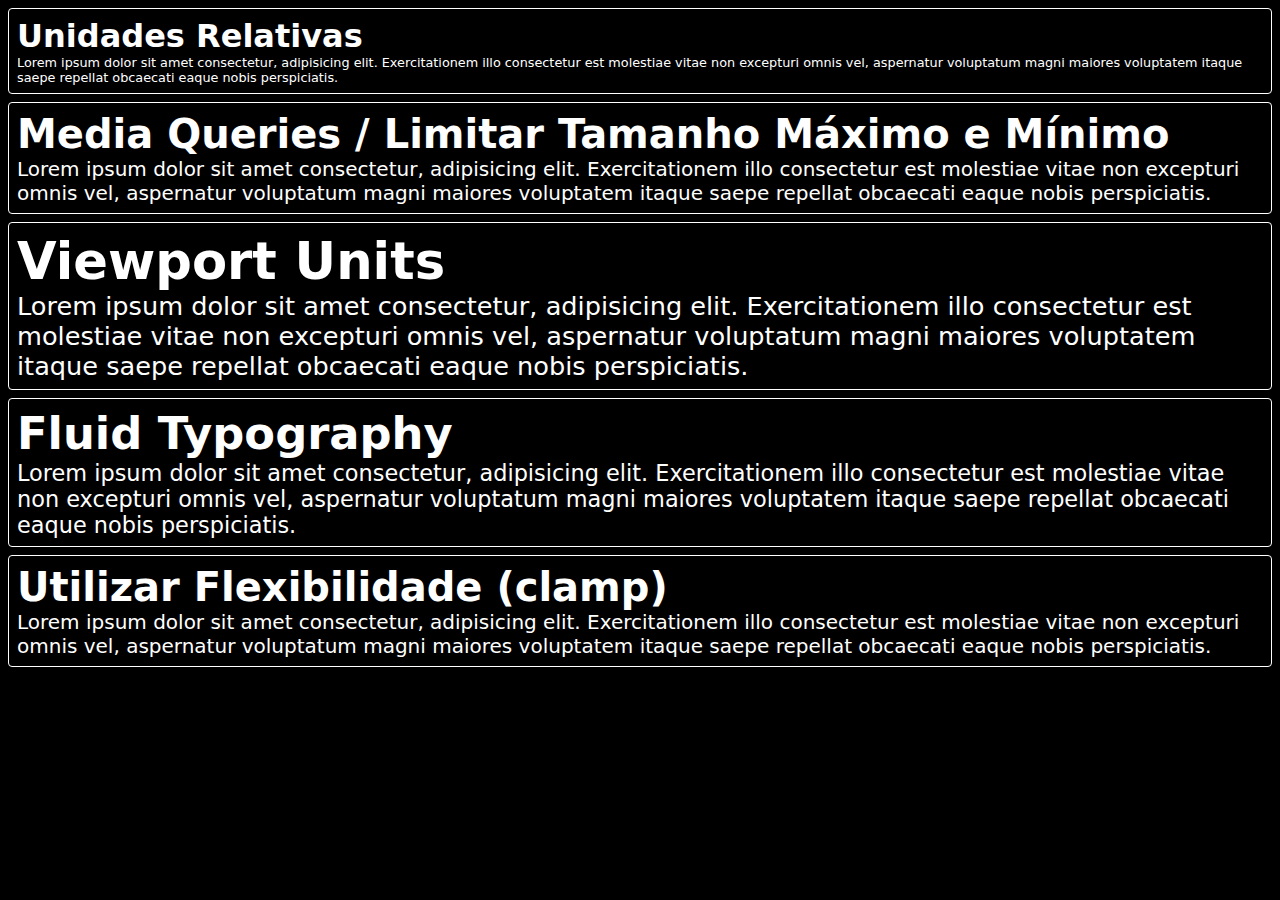
<file: Modulo-1/Desafio-3/index.html>
<!DOCTYPE html>
<html lang="en">

<head>
  <meta charset="UTF-8" />
  <meta name="viewport" content="width=device-width, initial-scale=1.0" />
  <link rel="stylesheet" href="index.css">
  <title>Tipografia Responsiva</title>
</head>

<body>
  <div class="caixa-1">
    <h1>Unidades Relativas</h1>
    <p>
      Lorem ipsum dolor sit amet consectetur, adipisicing elit. Exercitationem
      illo consectetur est molestiae vitae non excepturi omnis vel, aspernatur
      voluptatum magni maiores voluptatem itaque saepe repellat obcaecati eaque
      nobis perspiciatis.
    </p>
  </div>
  <div class="caixa-2">
    <h1>Media Queries / Limitar Tamanho Máximo e Mínimo</h1>
    <p>
      Lorem ipsum dolor sit amet consectetur, adipisicing elit. Exercitationem
      illo consectetur est molestiae vitae non excepturi omnis vel, aspernatur
      voluptatum magni maiores voluptatem itaque saepe repellat obcaecati eaque
      nobis perspiciatis.
    </p>
  </div>
  <div class="caixa-3">
    <h1>Viewport Units</h1>
    <p>
      Lorem ipsum dolor sit amet consectetur, adipisicing elit. Exercitationem
      illo consectetur est molestiae vitae non excepturi omnis vel, aspernatur
      voluptatum magni maiores voluptatem itaque saepe repellat obcaecati eaque
      nobis perspiciatis.
    </p>
  </div>
  <div class="caixa-4">
    <h1>Fluid Typography</h1>
    <p>
      Lorem ipsum dolor sit amet consectetur, adipisicing elit. Exercitationem
      illo consectetur est molestiae vitae non excepturi omnis vel, aspernatur
      voluptatum magni maiores voluptatem itaque saepe repellat obcaecati eaque
      nobis perspiciatis.
    </p>
  </div>
  <div class="caixa-5">
    <h1>Utilizar Flexibilidade (clamp)</h1>
    <p>
      Lorem ipsum dolor sit amet consectetur, adipisicing elit. Exercitationem
      illo consectetur est molestiae vitae non excepturi omnis vel, aspernatur
      voluptatum magni maiores voluptatem itaque saepe repellat obcaecati eaque
      nobis perspiciatis.
    </p>
  </div>
  </div>
</body>

</html>
</file>
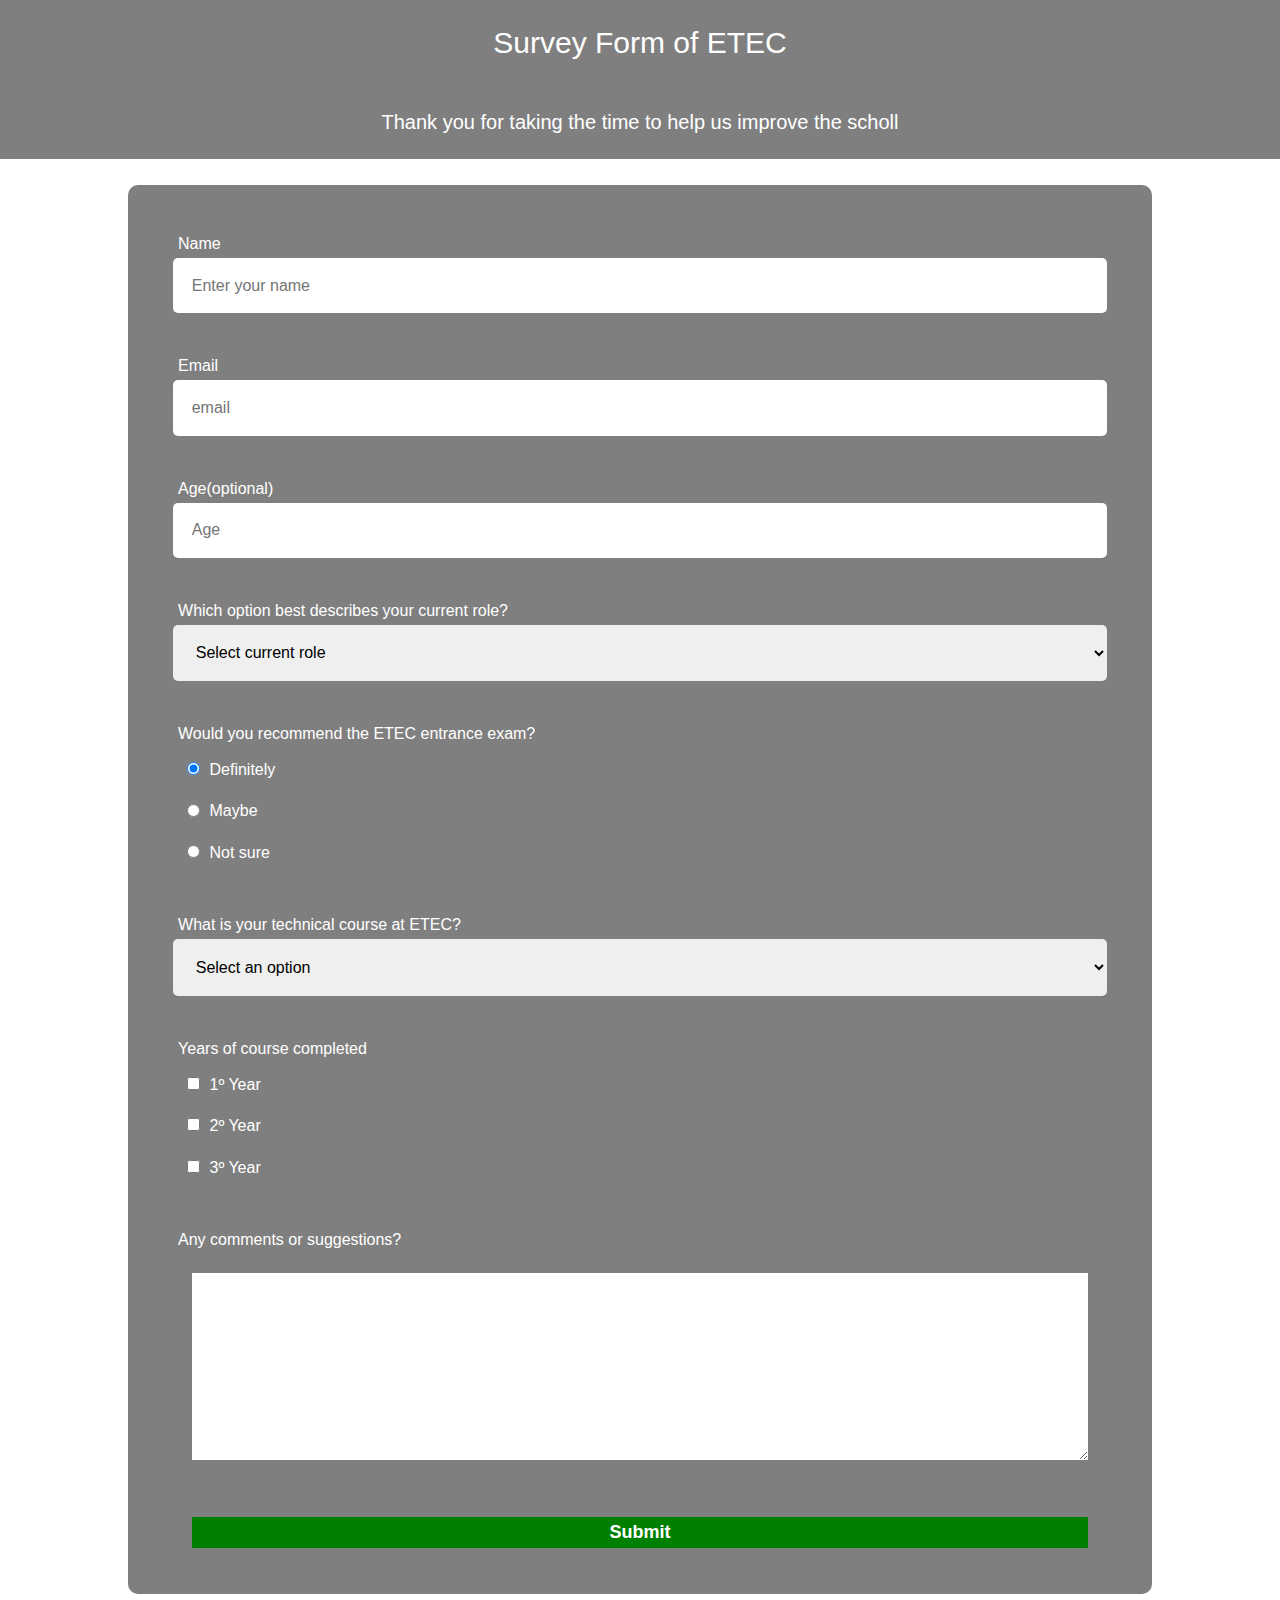
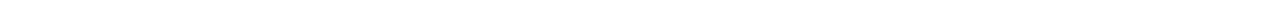
<file: Modulo-1/Desafio-4/index.html>
<!DOCTYPE html>
<html lang="en">
<head>
    <meta charset="UTF-8">
    <meta name="viewport" content="width=device-width, initial-scale=1.0">
    <link rel="stylesheet" href="index.css">
    <title>Document</title>
</head>
<body>
    <header>
      <h1 id="title">Survey Form of ETEC<h1>
          <p id="description">Thank you for taking the time to help us improve the scholl
          </p>
        </header>
        <form id="survey-form">
          <div class="form-group">
            <label for="name" id="name-label">Name</label>
            <input type="text" id="name" name="name" placeholder="Enter your name" required>
          </div>
          <div class="form-group">
            <label for="email" id="email-label">Email</label>
            <input type="email" id="email" name="email" placeholder="email" required>
          </div>
          <div class="form-group">
            <label for="number" id="number-label">Age(optional)</label>
            <input type="number" id="number" name="number" pattern="[0-9]+" min="10" max="100" placeholder="Age" required>
          </div>
          <div class="form-group">
            <label for="role" id="role-label">Which option best describes your current role?</label>
            <select name="role" id="dropdown">
              <option selected disabled value>Select current role</option>
              <option value="student">Student</option>
              <option value="job">Full Time Job</option>
              <option value="learner">Full Time learner</option>
            </select>
          </div>
          <div class="form-group">
            <p class="form-text">Would you recommend the ETEC entrance exam?</p>
            <label>
              <input name="user-recommend" value="definitely" type="radio" class="input-radio" checked="">Definitely</label>
            <label>
              <input name="user-recommend" value="maybe" type="radio" class="input-radio">Maybe</label>
            <label><input name="user-recommend" value="not-sure" type="radio" class="input-radio">Not sure</label>
          </div>
          <div class="form-group">
            <p class="form-text">What is your technical course at ETEC?</p>
            <select id="most-like" name="mostLike" class="form-control" required>
              <option disabled selected value>Select an option</option>
              <option value="systems-development">Systems Development Technician</option>
              <option value="environmental">Environmental Technician</option>
              <option value="legal-services">Legal Services Technician</option>
              <option value="others">Others</option>
            </select>
          </div>
          <div class="form-group">
            <p class="form-text">Years of course completed</p>
            <label><input type="checkbox" name="year" id="checkbox-year" value="1">1º Year</label>
            <label><input type="checkbox" name="year" id="checkbox-year" value="1">2º Year</label>
            <label><input type="checkbox" name="year" id="checkbox-year" value="1">3º Year</label>
          </div>
          <div class="form-group">
            <p class="form-text">Any comments or suggestions?</p>
            <textarea name="" id="" cols="30" rows="10"></textarea>
          </div>
          <div class="form-group">
            <button id="submit" type="submit">Submit</button>
          </div>
        </form>
</body>
</html>
</file>
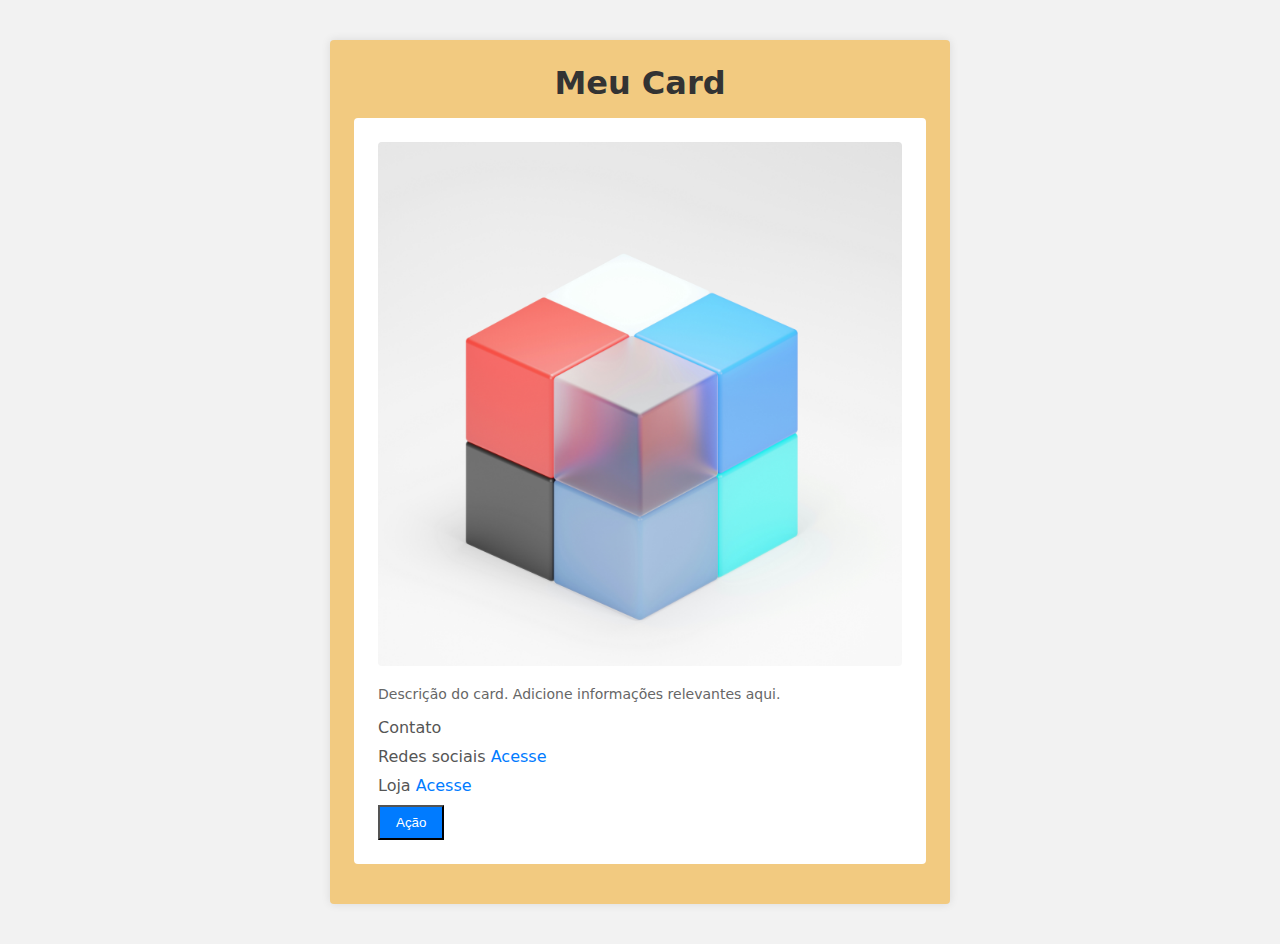
<file: Modulo-1/Desafio-5/index.html>
<!DOCTYPE html>
<html lang="pt">
<head>
    <meta charset="UTF-8">
    <meta name="viewport" content="width=device-width, initial-scale=1.0">
    <title>Card Flexível</title>
    <link rel="stylesheet" href="index.css">
</head>
<body>
    <article class="card">
        <h1 class="card-title">Meu Card</h1>
        <section class="card-content">
            <img src="img/img.jpg" alt="Imagem do Card" class="card-image">
            <p class="description">Descrição do card. Adicione informações relevantes aqui.</p>
            <ul class="content-list">
                <li class="list-items">Contato</li>
                <li class="list-items">Redes sociais <a href="#">Acesse</a></li>
                <li class="list-items">Loja <a href="#">Acesse</a></li>
            </ul>
            <button class="action-button">Ação</button>
        </section>
    </article>
</body>
</html>
</file>
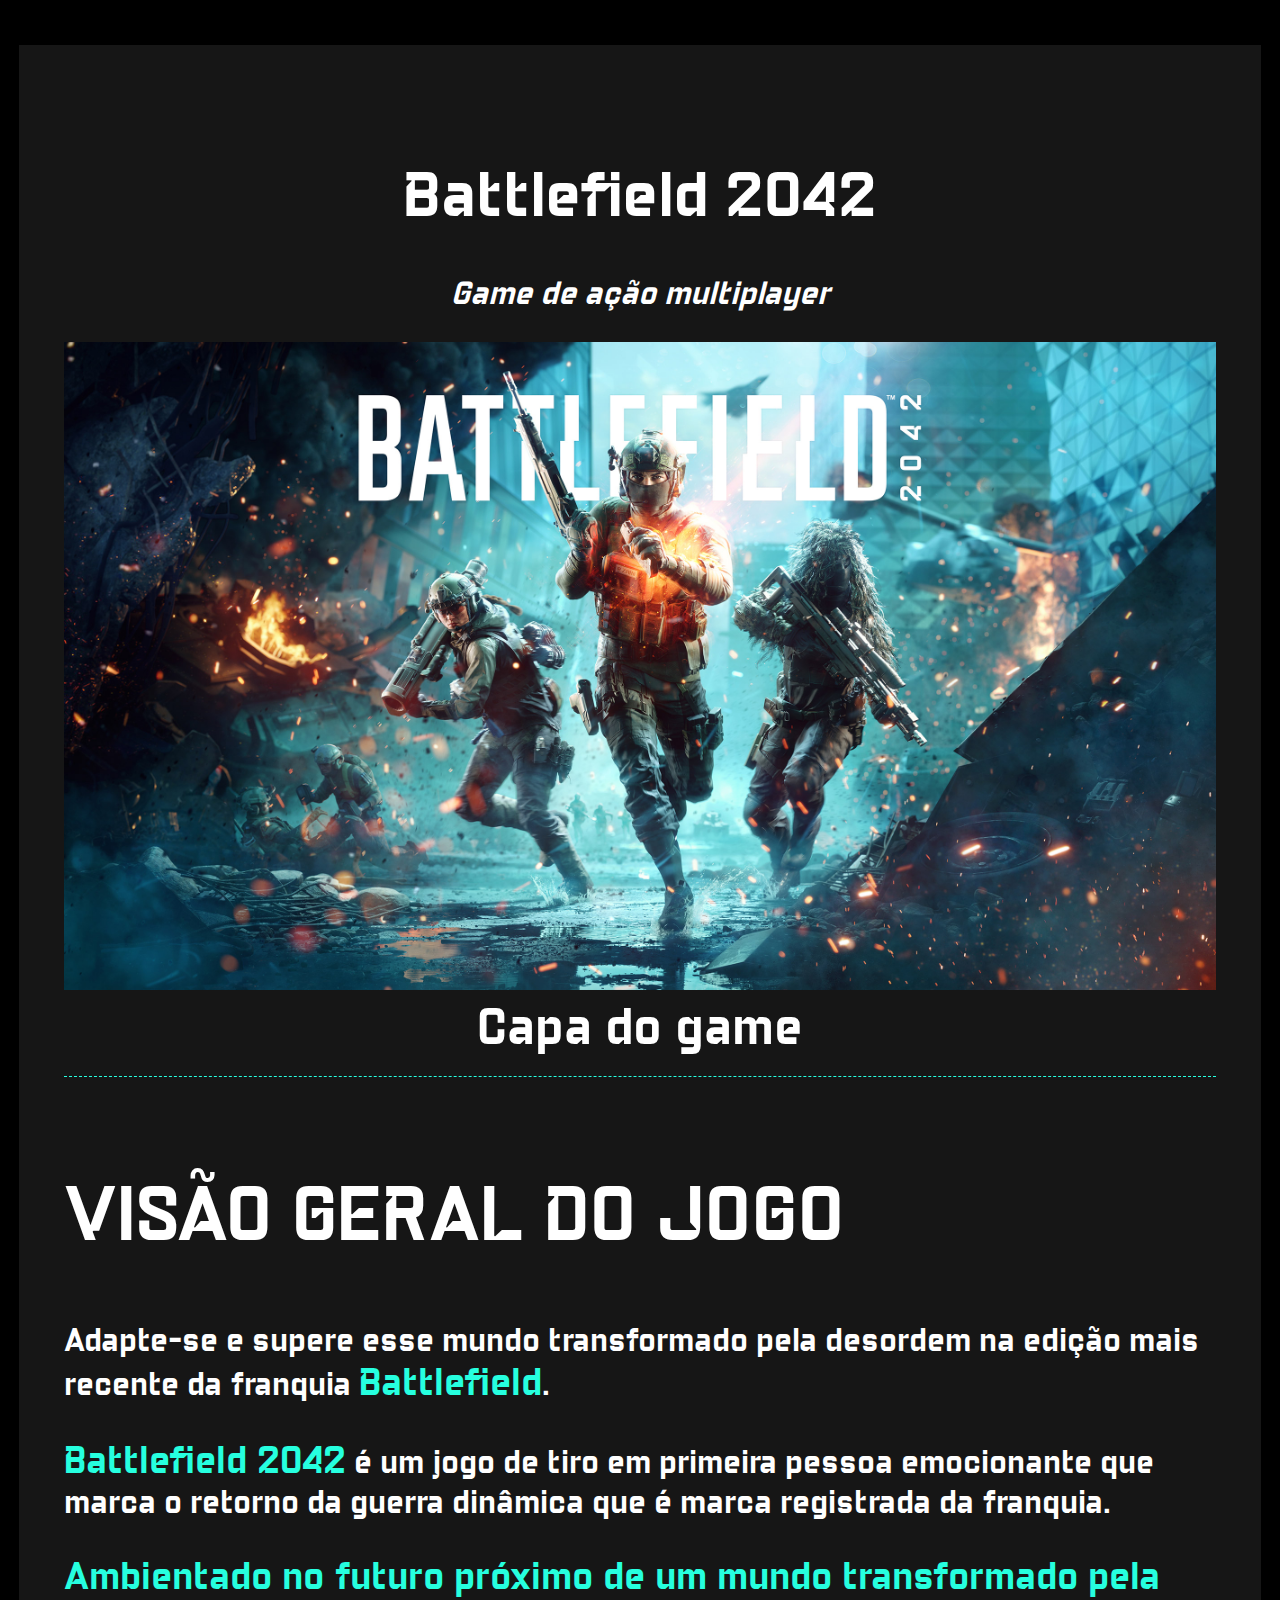
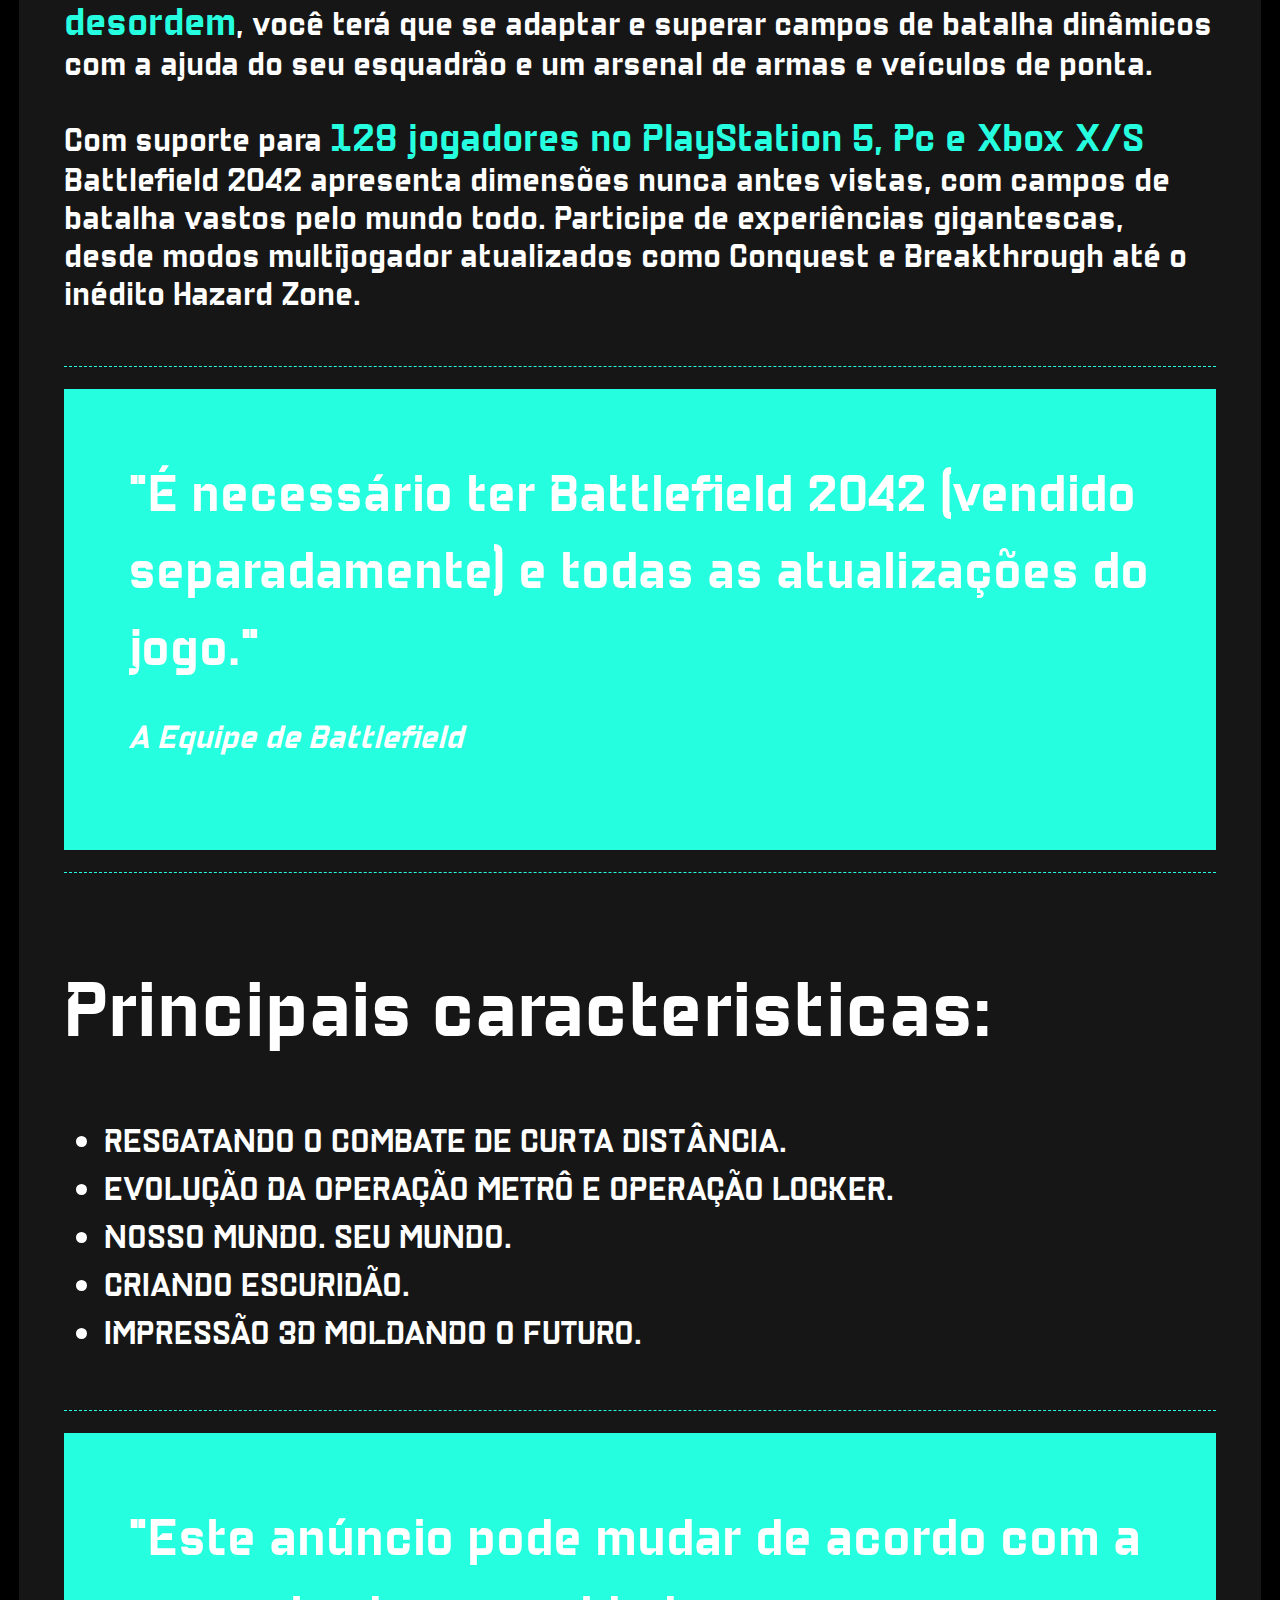
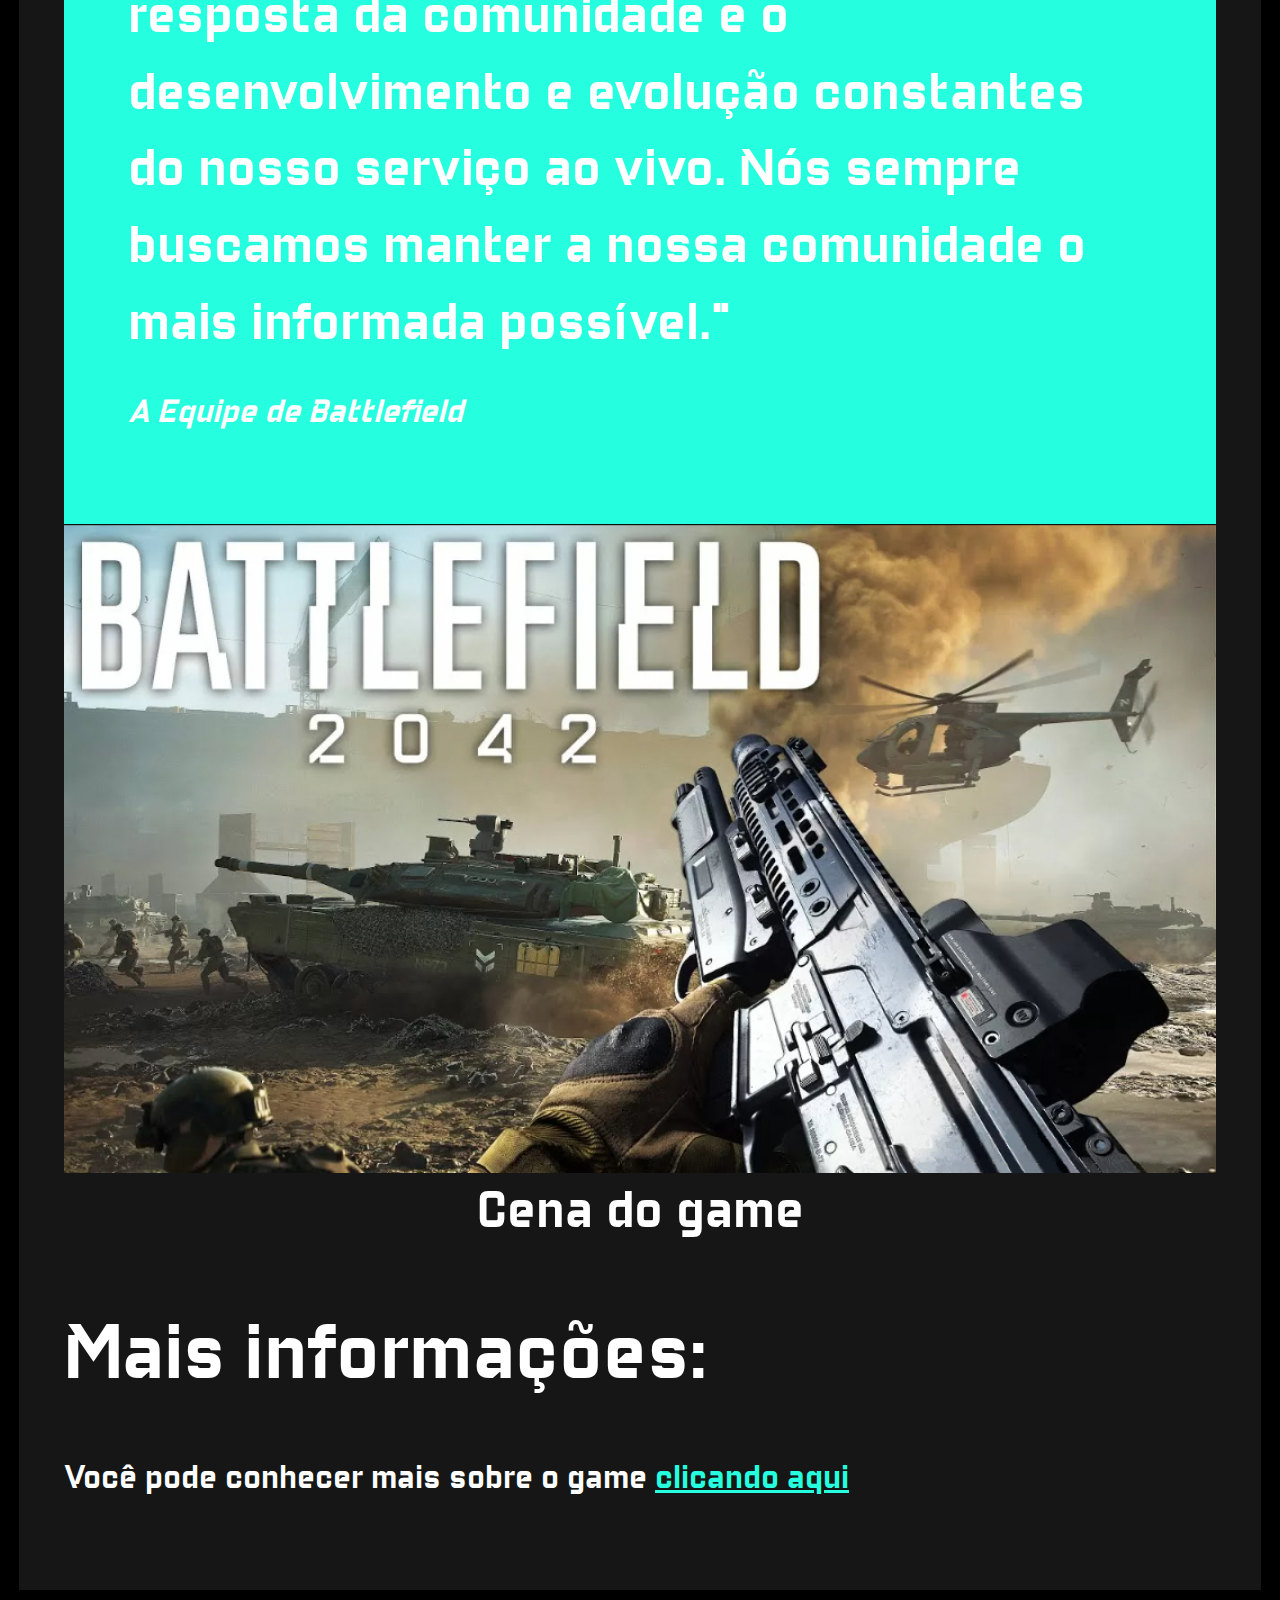
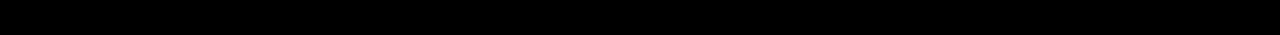
<file: Modulo-1/Desafio-6/index.html>
<!DOCTYPE html>
<html lang="en">

<head>
    <meta charset="UTF-8" />
    <meta name="viewport" content="width=device-width, initial-scale=1.0">
    <title>Battlefield &trade; 2042</title>
    <link rel="stylesheet" href="./css/styles.css" />
</head>

<body>
    <div class="container">
        <!-- Cabeçalho -->
        <div class="header">
            <h1 class="main-title">Battlefield 2042</h1>
            <p class="main-paragraph">Game de ação multiplayer</p>
        </div>
        <!-- Imagem de destaque -->
        <div class="featured-image">
            <figure>
                <img src="./img/capa-battlefield-2042.jpeg" alt="Capa do novo Battlefield 2042" />
                <figcaption>Capa do game</figcaption>
            </figure>
        </div>
        <!-- Biografia -->
        <div class="biography-container">
            <h2>VISÃO GERAL DO JOGO</h2>
            <p>
                Adapte-se e supere esse mundo transformado pela desordem na edição mais recente da franquia
                <span class="bold">Battlefield</span>.
            </p>
            <p>
                <span class="bold">Battlefield 2042</span> é um jogo de tiro em primeira pessoa emocionante que marca o
                retorno da guerra dinâmica que é marca registrada da franquia.
            </p>
            <p>
                <span class="bold">Ambientado no futuro próximo de um mundo transformado pela desordem</span>, você terá
                que se adaptar e superar campos de batalha dinâmicos com a ajuda do seu esquadrão e um arsenal de armas
                e veículos de ponta.
            </p>
            <p>
                Com suporte para <span class="bold">128 jogadores no PlayStation 5, Pc e Xbox X/S</span> Battlefield
                2042 apresenta dimensões nunca antes vistas,
                com campos de batalha vastos pelo mundo todo. Participe de experiências gigantescas, desde modos
                multijogador atualizados como Conquest e Breakthrough até o inédito Hazard Zone.
            </p>
        </div>
        <!-- Container de citação -->
        <div class="quotes-container">
            <blockquote>"É necessário ter Battlefield 2042 (vendido separadamente) e todas as atualizações do jogo."
            </blockquote>
            <p>
                A Equipe de Battlefield
            </p>
        </div>
        <!-- Curiosidades -->
        <div class="curiosities-container">
            <h2>Principais caracteristicas:</h2>
            <ul>
                <li>RESGATANDO O COMBATE DE CURTA DISTÂNCIA.</li>
                <li>EVOLUÇÃO DA OPERAÇÃO METRÔ E OPERAÇÃO LOCKER.</li>
                <li>NOSSO MUNDO. SEU MUNDO.</li>
                <li>CRIANDO ESCURIDÃO.</li>
                <li>IMPRESSÃO 3D MOLDANDO O FUTURO.</li>
            </ul>
        </div>
        <!-- Segunda citação -->
        <div class="quotes-container">
            <blockquote>
               "Este anúncio pode mudar de acordo com a resposta da comunidade e o desenvolvimento e evolução constantes do nosso serviço ao vivo. Nós sempre buscamos manter a nossa comunidade o mais informada possível."
            </blockquote>
            <p>A Equipe de Battlefield</p>
        </div>
        <!-- Segunda imagem -->
        <div class="img-bold">
            <figure>
                <img src="./img/game-battlefield-2042.jpeg" alt="Cena da zona de guerra" />
                <figcaption>Cena do game</figcaption>
            </figure>
        </div>
        <!-- Mais informações -->
        <div class="moreinfo-container">
            <h2>Mais informações:</h2>
            <p>
                Você pode conhecer mais sobre o game
                <a href="https://www.ea.com/pt-br/games/battlefield/battlefield-2042" target="_blank">clicando aqui</a>
            </p>
        </div>
    </div>
</body>

</html>
</file>
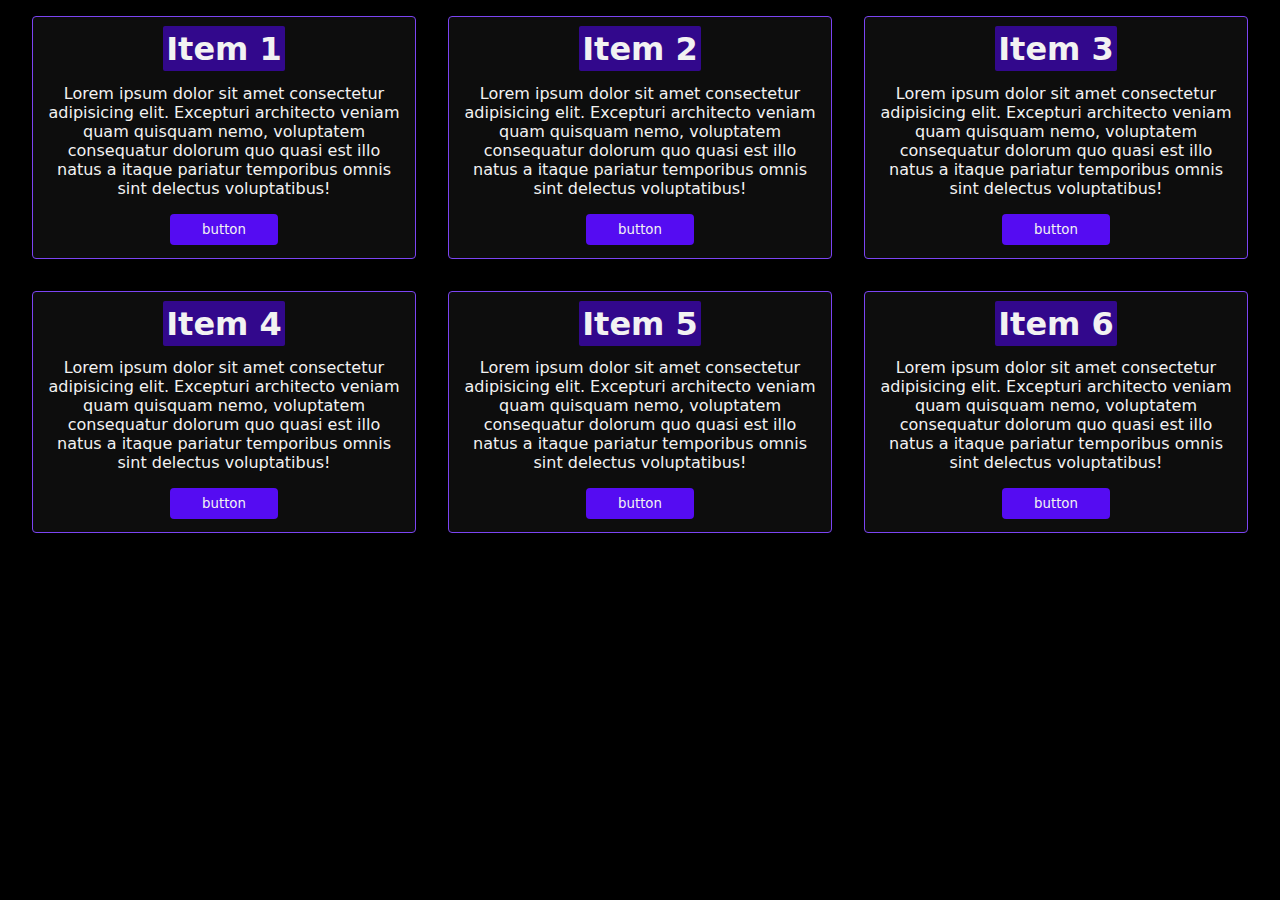
<file: Modulo-1/Desafio-2/Grade-Flex/index.html>
<!DOCTYPE html>
<html lang="en">
  <head>
    <meta charset="UTF-8" />
    <meta name="viewport" content="width=device-width, initial-scale=1.0" />
    <link rel="stylesheet" href="index.css">
    <title>Flex</title>
  </head>
  <body>
    <div class="flex">
      <div class="item">
        <h1><span>Item 1</span></h1>
        <p>
          Lorem ipsum dolor sit amet consectetur adipisicing elit. Excepturi
          architecto veniam quam quisquam nemo, voluptatem consequatur dolorum
          quo quasi est illo natus a itaque pariatur temporibus omnis sint
          delectus voluptatibus!
        </p>
        <button>button</button>
      </div>
      <div class="item">
        <h1><span>Item 2</span></h1>
        <p>
          Lorem ipsum dolor sit amet consectetur adipisicing elit. Excepturi
          architecto veniam quam quisquam nemo, voluptatem consequatur dolorum
          quo quasi est illo natus a itaque pariatur temporibus omnis sint
          delectus voluptatibus!
        </p>
        <button>button</button>
      </div>
      <div class="item">
        <h1><span>Item 3</span></h1>
        <p>
          Lorem ipsum dolor sit amet consectetur adipisicing elit. Excepturi
          architecto veniam quam quisquam nemo, voluptatem consequatur dolorum
          quo quasi est illo natus a itaque pariatur temporibus omnis sint
          delectus voluptatibus!
        </p>
        <button>button</button>
      </div>
      <div class="item">
        <h1><span>Item 4</span></h1>
        <p>
          Lorem ipsum dolor sit amet consectetur adipisicing elit. Excepturi
          architecto veniam quam quisquam nemo, voluptatem consequatur dolorum
          quo quasi est illo natus a itaque pariatur temporibus omnis sint
          delectus voluptatibus!
        </p>
        <button>button</button>
      </div>
      <div class="item">
        <h1><span>Item 5</span></h1>
        <p>
          Lorem ipsum dolor sit amet consectetur adipisicing elit. Excepturi
          architecto veniam quam quisquam nemo, voluptatem consequatur dolorum
          quo quasi est illo natus a itaque pariatur temporibus omnis sint
          delectus voluptatibus!
        </p>
        <button>button</button>
      </div>
      <div class="item">
        <h1><span>Item 6</span></h1>
        <p>
          Lorem ipsum dolor sit amet consectetur adipisicing elit. Excepturi
          architecto veniam quam quisquam nemo, voluptatem consequatur dolorum
          quo quasi est illo natus a itaque pariatur temporibus omnis sint
          delectus voluptatibus!
        </p>
        <button>button</button>
      </div>
    </div>
  </body>
</html>
</file>
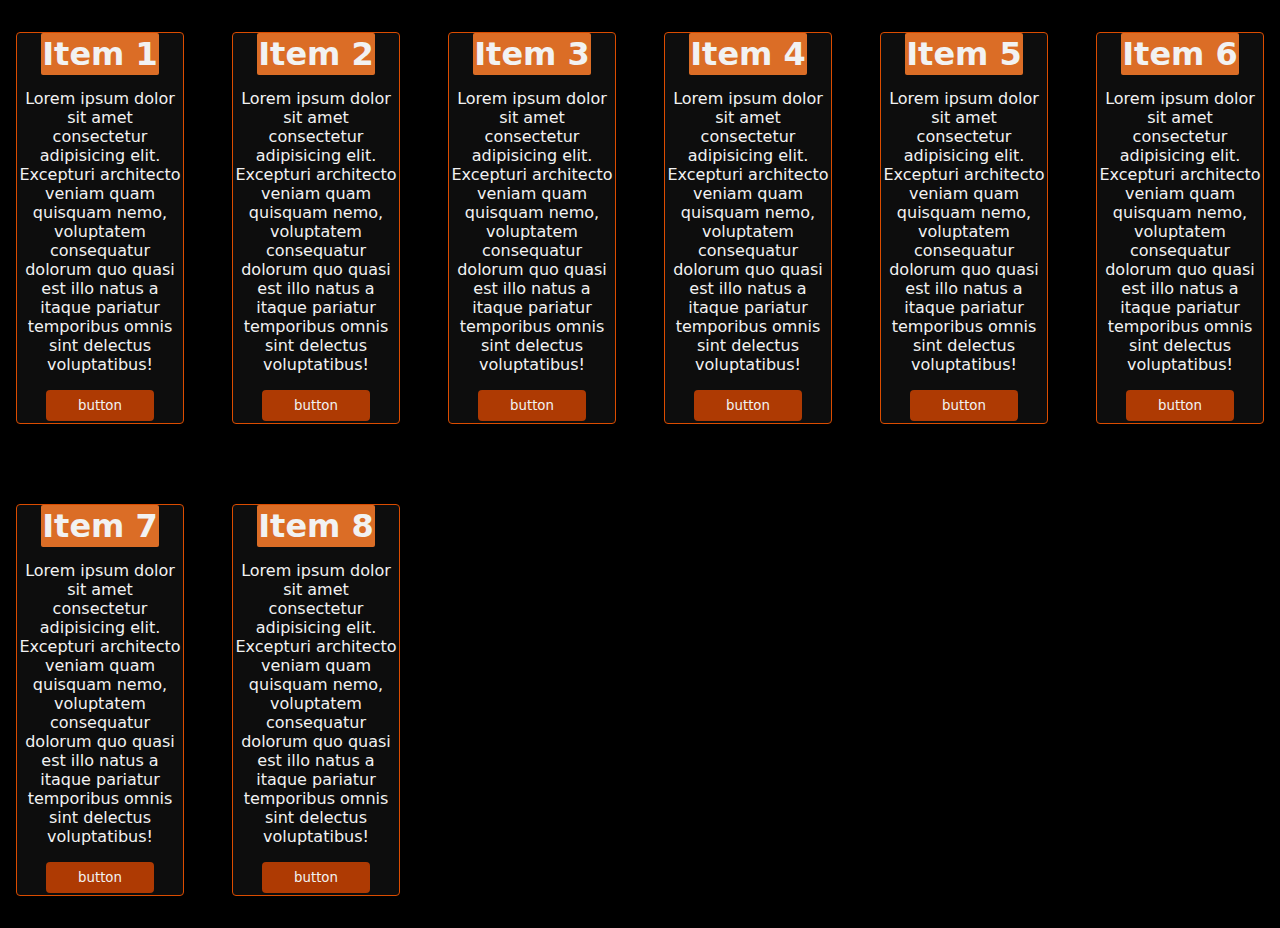
<file: Modulo-1/Desafio-2/Grade-Grid/index.html>
<!DOCTYPE html>
<html lang="en">
  <head>
    <meta charset="UTF-8" />
    <meta name="viewport" content="width=device-width, initial-scale=1.0" />
    <link rel="stylesheet" href="index.css">
    <title>Grid</title>
  </head>
  <body>
    <div class="grid">
      <div class="item">
        <h1><span>Item 1</span></h1>
        <p>
          Lorem ipsum dolor sit amet consectetur adipisicing elit. Excepturi
          architecto veniam quam quisquam nemo, voluptatem consequatur dolorum
          quo quasi est illo natus a itaque pariatur temporibus omnis sint
          delectus voluptatibus!
        </p>
        <button>button</button>
      </div>
      <div class="item">
        <h1><span>Item 2</span></h1>
        <p>
          Lorem ipsum dolor sit amet consectetur adipisicing elit. Excepturi
          architecto veniam quam quisquam nemo, voluptatem consequatur dolorum
          quo quasi est illo natus a itaque pariatur temporibus omnis sint
          delectus voluptatibus!
        </p>
        <button>button</button>
      </div>
      <div class="item">
        <h1><span>Item 3</span></h1>
        <p>
          Lorem ipsum dolor sit amet consectetur adipisicing elit. Excepturi
          architecto veniam quam quisquam nemo, voluptatem consequatur dolorum
          quo quasi est illo natus a itaque pariatur temporibus omnis sint
          delectus voluptatibus!
        </p>
        <button>button</button>
      </div>
      <div class="item">
        <h1><span>Item 4</span></h1>
        <p>
          Lorem ipsum dolor sit amet consectetur adipisicing elit. Excepturi
          architecto veniam quam quisquam nemo, voluptatem consequatur dolorum
          quo quasi est illo natus a itaque pariatur temporibus omnis sint
          delectus voluptatibus!
        </p>
        <button>button</button>
      </div>
      <div class="item">
        <h1><span>Item 5</span></h1>
        <p>
          Lorem ipsum dolor sit amet consectetur adipisicing elit. Excepturi
          architecto veniam quam quisquam nemo, voluptatem consequatur dolorum
          quo quasi est illo natus a itaque pariatur temporibus omnis sint
          delectus voluptatibus!
        </p>
        <button>button</button>
      </div>
      <div class="item">
        <h1><span>Item 6</span></h1>
        <p>
          Lorem ipsum dolor sit amet consectetur adipisicing elit. Excepturi
          architecto veniam quam quisquam nemo, voluptatem consequatur dolorum
          quo quasi est illo natus a itaque pariatur temporibus omnis sint
          delectus voluptatibus!
        </p>
        <button>button</button>
      </div>
      <div class="item">
        <h1><span>Item 7</span></h1>
        <p>
          Lorem ipsum dolor sit amet consectetur adipisicing elit. Excepturi
          architecto veniam quam quisquam nemo, voluptatem consequatur dolorum
          quo quasi est illo natus a itaque pariatur temporibus omnis sint
          delectus voluptatibus!
        </p>
        <button>button</button>
      </div>
      <div class="item">
        <h1><span>Item 8</span></h1>
        <p>
          Lorem ipsum dolor sit amet consectetur adipisicing elit. Excepturi
          architecto veniam quam quisquam nemo, voluptatem consequatur dolorum
          quo quasi est illo natus a itaque pariatur temporibus omnis sint
          delectus voluptatibus!
        </p>
        <button>button</button>
      </div>
    </div>
  </body>
  </html>
</file>
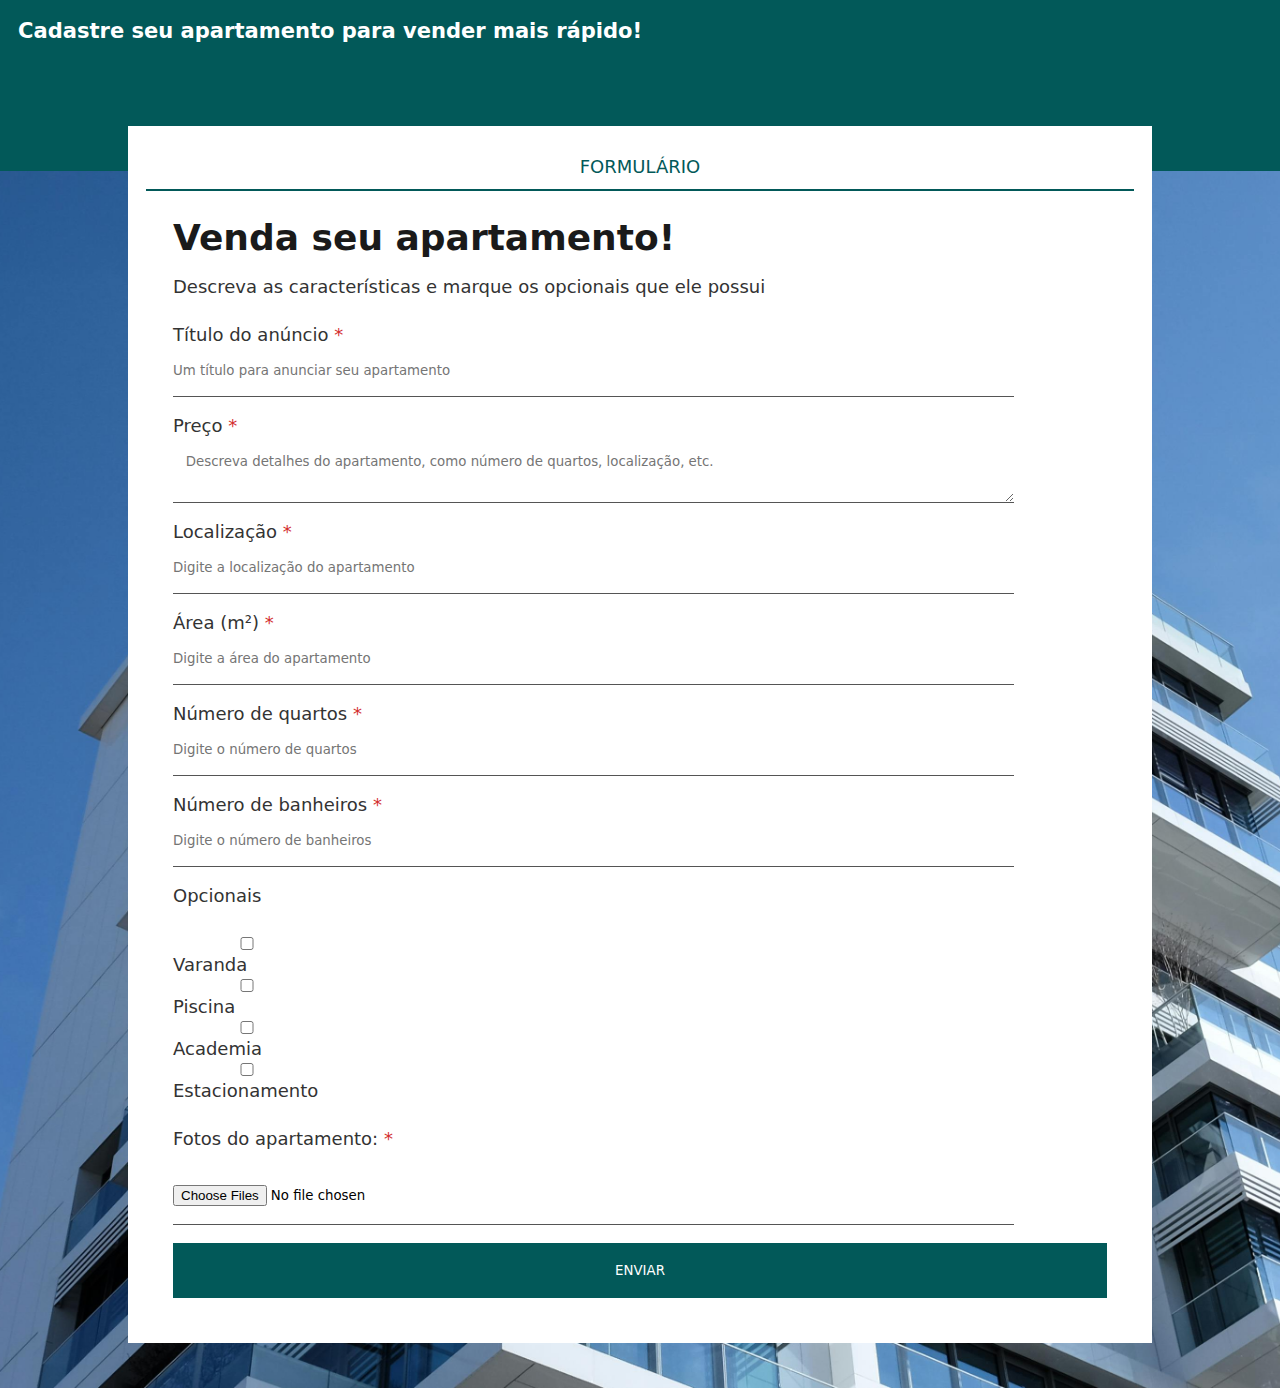
<file: Modulo-1/Desafio-4/Form-1/index.html>
<!DOCTYPE html>
<html lang="en">

<head>
    <meta charset="UTF-8">
    <meta name="viewport" content="width=device-width, initial-scale=1.0">
    <link rel="stylesheet" href="./css/styles.css">
    <title>Venda seu Apartamento</title>
</head>

<body>
    <div class="container">
        <div class="header">
            <h3>Cadastre seu apartamento para vender mais rápido!</h3>
        </div>
        <div class="form-container">
            <div class="form-header">
                <p>Formulário</p>
            </div>
            <div class="form-body">
                <h1 class="form-title">Venda seu apartamento!</h1>
                <p>
                    Descreva as características e marque os opcionais que ele possui
                </p>
                <form enctype="multipart/form-data">
                    <div class="box-input">
                        <label for="title">Título do anúncio <span class="required-field">*</span></label>
                        <input type="text" name="title" id="title" class="block"
                            placeholder="Um título para anunciar seu apartamento" minlength="1" maxlength="30"
                            required />
                    </div>
                    <div class="box-input">
                        <label for="price">Preço <span class="required-field">*</span></label>
                        <textarea name="description" id="description" class="block"
                            placeholder="Descreva detalhes do apartamento, como número de quartos, localização, etc."></textarea>
                    </div>
                    <div class="box-input">
                        <label for="location">Localização <span class="required-field">*</span></label>
                        <input type="text" name="location" id="location" class="block"
                            placeholder="Digite a localização do apartamento" required />
                    </div>
                    <div class="box-input">
                        <label for="area">Área (m²) <span class="required-field">*</span></label>
                        <input type="number" name="area" id="area" class="block"
                            placeholder="Digite a área do apartamento" required />
                    </div>
                    <div class="box-input">
                        <label for="rooms">Número de quartos <span class="required-field">*</span></label>
                        <input type="number" name="rooms" id="rooms" class="block"
                            placeholder="Digite o número de quartos" required />
                    </div>
                    <div class="box-input">
                        <label for="bathrooms">Número de banheiros <span class="required-field">*</span></label>
                        <input type="number" name="bathrooms" id="bathrooms" class="block"
                            placeholder="Digite o número de banheiros" required />
                    </div>
                    <div class="optional-box">
                        <p>Opcionais</p>
                        <ul class="optional-list">
                            <li>
                                <input type="checkbox" id="balcony" name="optional[]" value="balcony">
                                <label for="balcony">Varanda</label>
                            </li>
                            <li>
                                <input type="checkbox" id="pool" name="optional[]" value="pool">
                                <label for="pool">Piscina</label>
                            </li>
                            <li>
                                <input type="checkbox" id="gym" name="optional[]" value="gym">
                                <label for="gym">Academia</label>
                            </li>
                            <li>
                                <input type="checkbox" id="parking" name="optional[]" value="parking">
                                <label for="parking">Estacionamento</label>
                            </li>
                        </ul>
                    </div>
                    <div class="box-input">
                        <p>Fotos do apartamento: <span class="required-field">*</span></p>
                        <input type="file" multiple accept="image/png, image/jpg" name="images" id="images" required>
                    </div>
                    <input type="submit" value="Enviar" class="btn-submit" />
                </form>
            </div>
        </div>
    </div>
</body>

</html>
</file>
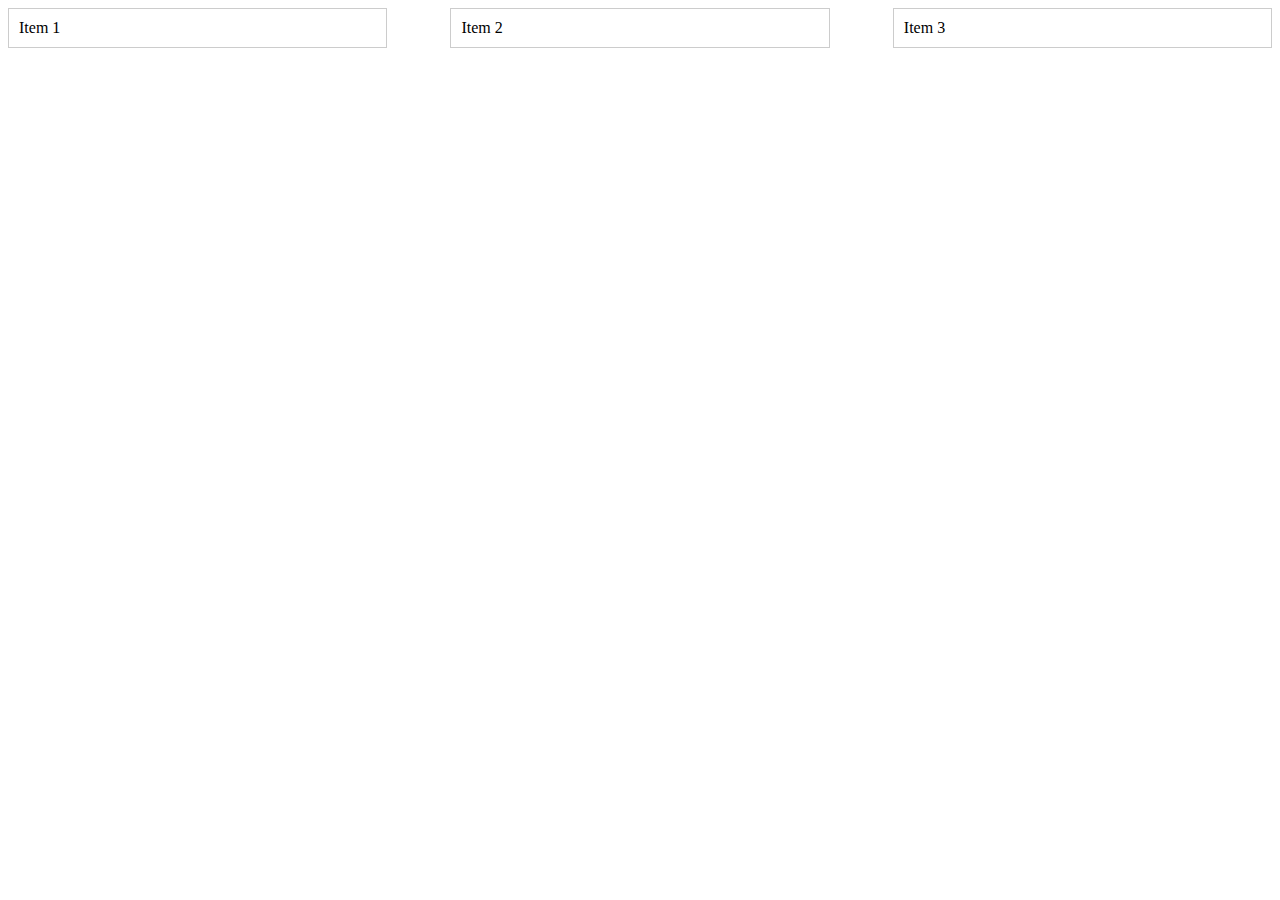
<file: Modulo-1/Desafio-2/Exemplos/flex.html>
<!DOCTYPE html>
<html lang="en">
<head>
    <meta charset="UTF-8" />
    <meta name="viewport" content="width=device-width, initial-scale=1.0" />
    <title>Flexbox Grid</title>
    <style>
        /* Define um contêiner flexível usando Flexbox */
        .container {
            display: flex;
            /* Permite que os itens quebrem para a próxima linha se não houver espaço suficiente na largura do contêiner */
            flex-wrap: wrap;
            /* Distribui o espaço entre os itens para que haja espaçamento entre eles e nas extremidades do contêiner */
            justify-content: space-between;
        }

        /* Define o estilo para os itens dentro do contêiner flexível */
        .item {
            /* Define a largura do item como 30% da largura do contêiner.
               Você pode ajustar conforme necessário. */
            width: 30%;
            /* Adiciona uma margem na parte inferior de 20 pixels para criar espaçamento entre os itens */
            margin-bottom: 20px;
            /* Define a caixa de modelo para incluir preenchimento e borda no cálculo da largura e altura */
            box-sizing: border-box;
            /* Adiciona uma borda de 1px sólida */
            border: 1px solid #ccc;
            /* Adiciona um preenchimento interno de 10px */
            padding: 10px;
        }
    </style>
</head>
<body>
    <!-- Contêiner flexível -->
    <div class="container">
        <!-- Itens dentro do contêiner flexível -->
        <div class="item">Item 1</div>
        <div class="item">Item 2</div>
        <div class="item">Item 3</div>
        <!-- Adicione mais itens conforme necessário -->
    </div>
</body>
</html>
</file>
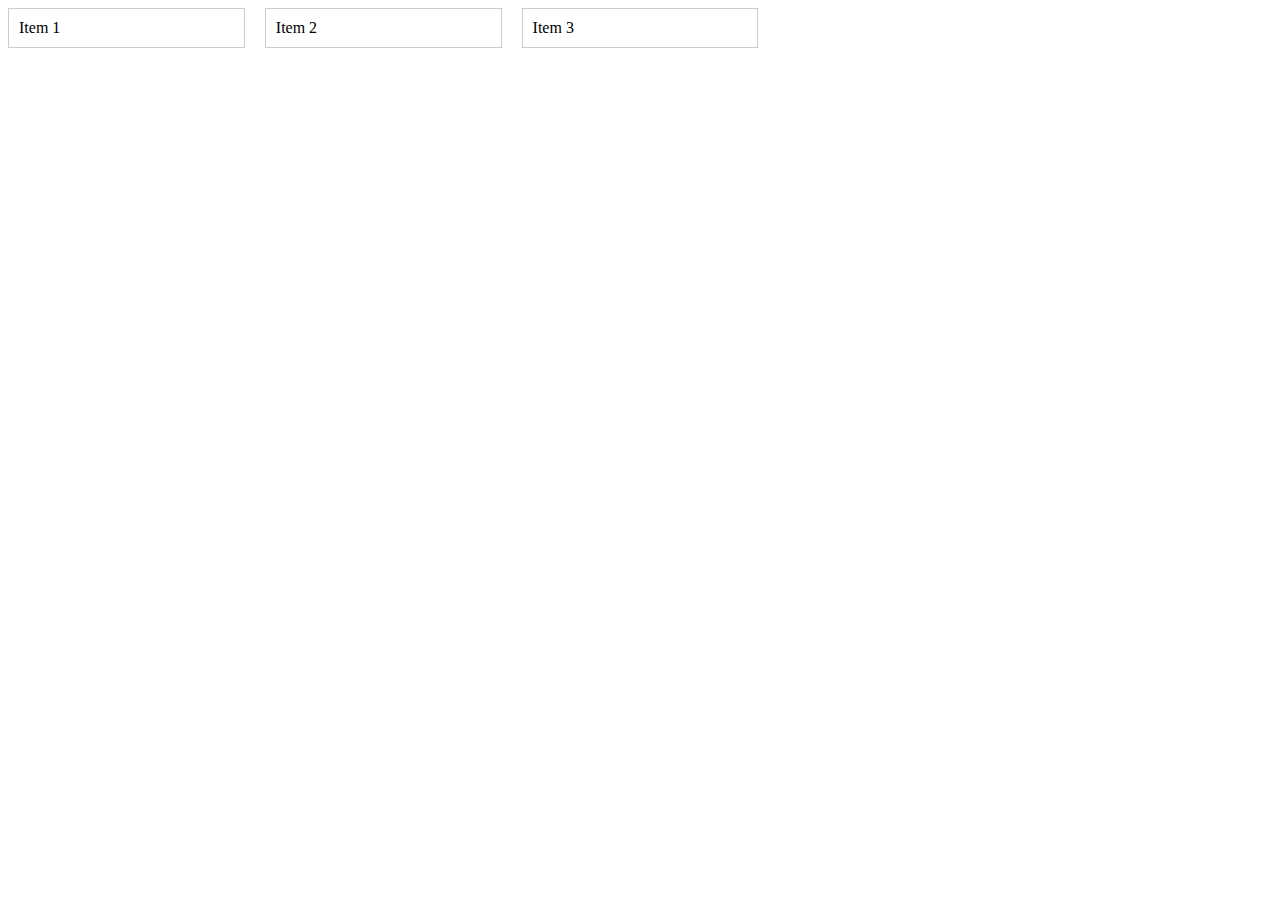
<file: Modulo-1/Desafio-2/Exemplos/grid.html>
<!DOCTYPE html>
<html lang="en">
<head>
    <meta charset="UTF-8" />
    <meta name="viewport" content="width=device-width, initial-scale=1.0" />
    <title>Grid Layout</title>
    <style>
        /* Define um contêiner de grade usando CSS Grid */
        .container {
            display: grid;
            /* As colunas se ajustam automaticamente à largura do contêiner.
               Cada coluna tem uma largura mínima de 200px e uma largura máxima de 1fr (fração da largura disponível). */
            grid-template-columns: repeat(auto-fill, minmax(200px, 1fr));
            /* Adiciona um espaçamento de 20 pixels entre as células da grade */
            gap: 20px;
        }

        /* Define o estilo para os itens dentro da grade */
        .item {
            /* Adiciona uma borda de 1px sólida */
            border: 1px solid #ccc;
            /* Adiciona um preenchimento interno de 10px */
            padding: 10px;
        }
    </style>
</head>
<body>
    <!-- Contêiner de grade -->
    <div class="container">
        <!-- Itens dentro da grade -->
        <div class="item">Item 1</div>
        <div class="item">Item 2</div>
        <div class="item">Item 3</div>
        <!-- Adicione mais itens conforme necessário -->
    </div>
</body>
</html>
</file>
<file: Modulo-1/Desafio-4/index.css>
* {
  margin: 0;
  padding: 0;
  font-family: Arial, Helvetica, sans-serif;
  font-weight: 400;
}
body {
  background-image: url(https://images.pexels.com/photos/1438072/pexels-photo-1438072.jpeg?auto=compress&cs=tinysrgb&w=1260&h=750&dpr=1);
  background-position: center;
  background-repeat: no-repeat;
  background-size: cover;
}
header {
  background-color: rgba(0, 0, 0, 0.50);
  color: white;
}
#title {
  font-size: 30px;
}
#description {
  font-size: 20px;
}
#title,
#description {
  text-align: center;
  padding: 2% 10%;
}
#survey-form {
  background-color: rgba(0, 0, 0, 0.5);
  margin: 2% 10%;
  border-radius: 10px;
  padding: 2%;
  color: white;
}
.form-group {
  display: flex;
  flex-direction: column;
  align-items: stretch;
  padding: 2% 2%;
}
input,
select {
  padding: 2%;
  font-size: 100%;
  border: none;
  border-radius: 5px;
}
#name-label,
#email-label,
#number-label,
#role-label {
  padding: 2% 0;
}
p,
label,
button,
.form-text,
#name-label,
#email-label,
#number-label,
#role-label {
  font-size: 100%;
  padding: 5px;
}
.input-radio,
#checkbox-year {
  margin: 1%;
}
textarea {
  padding: 2%;
  border: none;
  margin: 2%;
}
#submit {
  background-color: green;
  border: none;
  margin: 0% 2%;
  font-weight: bold;
  font-size: 18px;
  color: white;
}
</file>
<file: Modulo-1/Desafio-5/index.css>
:root {
  --primary-color: #f2ca80;
  --text-color: #333;
  --link-color: #007bff;
  --link-hover-color: #0056b3;
  --link-visited-color: #0c2642;
  --card-padding: 1.5rem;
  --card-content-margin-top: 1rem;
  --card-content-margin-bottom: 1rem;
  --list-item-margin-bottom: 10px;
}

/* Resetando margens, preenchimentos e modelo de caixa para todos os elementos */
* {
  margin: 0;
  padding: 0;
  box-sizing: border-box;
}

/* Estilos globais para o corpo da página */
body {
  font-family: system-ui, -apple-system, BlinkMacSystemFont, "Segoe UI", Roboto,
    Oxygen, Ubuntu, Cantarell, "Open Sans", "Helvetica Neue", sans-serif;
  background-color: #f2f2f2;
  display: flex;
  justify-content: center;
  align-items: center;
  padding: 20px; /* Ajuste o padding conforme necessário */
}

/* Estilos gerais para o cartão */
.card {
  background-color: var(--primary-color);
  border-radius: 4px;
  box-shadow: 0 0 10px rgba(0, 0, 0, 0.1);
  max-width: 50%;
  padding: var(--card-padding); /* Espaçamento interno uniforme */
  margin: 20px 0; /* Adicionado margem no topo e na parte inferior */
}

/* Configurações para o título do cartão */
.card-title {
  text-align: center;
  color: var(--text-color);
}

/* Configurações para o conteúdo do cartão */
.card-content {
  margin-top: var(--card-content-margin-top);
  height: auto; /* Altura dinâmica conforme o conteúdo */
  background-color: white;
  border-radius: 4px;
  padding: var(--card-padding); /* Espaçamento interno uniforme */
  margin-bottom: var(--card-content-margin-bottom);
}

/* Configurações para a imagem */
.card-content img {
  width: 100%; /* Ajuste a largura conforme necessário */
  border-radius: 4px;
  margin-bottom: 1rem;
}

/* Estilos para a Descrição */
.card-content .description {
  color: #666;
  font-size: 14px;
  margin-bottom: 1rem;
}

/* Configurações gerais para listas */
.content-list {
  list-style: none;
  padding: 0;
}

/* Configurações para os itens da lista */
.list-items {
  margin-bottom: var(--list-item-margin-bottom);
  color: #555;
}

/* Configurações gerais para links */
.list-items a {
  color: var(--link-color);
  text-decoration: none;
  transition: color 0.3s ease-in-out; /* Transição suave de cor */
}

/* Configurações para a animação dos links ao passar o mouse */
.list-items a:hover {
  text-decoration: underline;
  color: var(--link-hover-color);
}

.list-items a:visited {
  color: var(
    --link-visited-color
  ); /* Escolha uma cor que seja fácil de distinguir de links não visitados */
}

/* Estilos para o Botão de Ação */
.card-content .action-button {
  background-color: var(--link-color);
  color: white;
  padding: 8px 16px;
}
</file>
<file: Modulo-1/Desafio-6/css/styles.css>
/* Definindo uma fonte personalizada chamada "BF Modernist" */
@font-face {
  font-family: "BF Modernist";
  src: url(../fonts/bf-modernista-bold.ttf);
}

/* Estilizando o HTML globalmente */
html {
  font-family: "BF Modernist"; /* Definindo a fonte para todo o documento HTML */
  background-color: #000000; /* Cor de fundo preta */
  color: white; /* Cor do texto branca */
}

/* Removendo margens padrão do corpo do documento */
body {
  margin: 0;
}

/* Estilizando um container principal */
.container {
  max-width: 90vw; /* Largura máxima do container em relação à largura da viewport */
  background-color: #161616; /* Cor de fundo do container */
  position: relative;
  margin: 5vh auto; /* Margens superior e inferior de 5 unidades de altura da viewport, centralizando verticalmente */
  padding: 5vw 5vh; /* Preenchimento interno do container em unidades de largura e altura da viewport */
}

/* Estilos para texto em negrito */
.bold {
  font-weight: bold;
  color: #26FFDF; /* Cor verde azulada para o texto em negrito */
}

/* Estilizando o cabeçalho */
.header {
  text-align: center; /* Centralizando o texto no cabeçalho */
}

/* Estilizando o título principal */
.main-title {
  font-size: 5vw; /* Tamanho do texto em relação à largura da viewport */
}

/* Estilizando parágrafos principais com itálico */
.main-paragraph {
  font-style: italic;
}

/* Estilizando uma imagem em destaque */
.featured-image {
  text-align: center; /* Centralizando o texto */
  margin-top: 3vh; /* Margem superior de 3 unidades de altura da viewport */
}
.featured-image img {
  width: 100%; /* Garantindo que a imagem ocupe toda a largura do contêiner */
}

/* Estilizando um container de biografia */
.biography-container {
  padding: 2.5vh 0; /* Preenchimento interno superior e inferior de 2.5 unidades de altura da viewport */
  margin: 2.5vh 0; /* Margem superior e inferior de 2.5 unidades de altura da viewport */
  border-top: 1px dashed #26FFDF; /* Borda superior tracejada com cor verde azulada */
  border-bottom: 1px dashed #26FFDF; /* Borda inferior tracejada com cor verde azulada */
}

/* Estilizando um container de citações */
.quotes-container {
  background-color: #26FFDF; /* Cor de fundo azulada para o container de citações */
  padding: 5vw; /* Preenchimento interno do container em unidades de largura da viewport */
}
.quotes-container blockquote {
  font-weight: bold;
  font-size: 4vw; /* Tamanho da fonte em relação à largura da viewport */
  line-height: 1.5;
}
.quotes-container p {
  font-style: italic;
}

/* Estilizando um container de curiosidades */
.curiosities-container {
  padding: 2.5vh 0; /* Preenchimento interno superior e inferior de 2.5 unidades de altura da viewport */
  margin: 2.5vh 0; /* Margem superior e inferior de 2.5 unidades de altura da viewport */
  border-top: 1px dashed #26FFDF; /* Borda superior tracejada com cor verde azulada */
  border-bottom: 1px dashed #26FFDF; /* Borda inferior tracejada com cor verde azulada */
}
.curiosities-container li {
  line-height: 1.5; /* Espaçamento entre linhas */
}

/* Estilizando texto em negrito com imagem centralizada */
.img-bold {
  font-weight: bold;
  text-align: center;
}
.img-bold img {
  width: 100%; /* Garantindo que a imagem ocupe toda a largura do contêiner */
}

/* Estilizando links */
a {
  color: #26FFDF; /* Cor verde azulada para links não visitados */
}

a:visited {
  color: #006959; /* Cor verde azulada mais escura para links visitados */
}

/* Adicionando unidades de viewport para p, h1, h2, span, figcaption e ul */
p {
  font-size: 2.5vw; /* Ajustando o tamanho da fonte conforme necessário */
}

h1 {
  font-size: 8vw; /* Ajustando o tamanho da fonte conforme necessário */
}

h2 {
  font-size: 6vw; /* Ajustando o tamanho da fonte conforme necessário */
}

span {
  font-size: 3vw; /* Ajustando o tamanho da fonte conforme necessário */
}

figcaption {
  font-size: 4vw; /* Ajustando o tamanho da fonte conforme necessário */
}

ul {
  font-size: 2.5vw; /* Ajustando o tamanho da fonte conforme necessário */
}

figure,
blockquote {
  margin: 0%; /* Removendo margens para elementos figure */
}
</file>
<file: Modulo-1/Desafio-3/index.css>
/* Resetando as margens, preenchimentos e definindo a fonte padrão para todos os elementos */
* {
  margin: 0;
  padding: 0;
  font-family: system-ui, -apple-system, BlinkMacSystemFont, "Segoe UI", Roboto,
    Oxygen, Ubuntu, Cantarell, "Open Sans", "Helvetica Neue", sans-serif;
}

/* Estilo para o corpo da página */
body {
  background-color: black;
  color: white;
}

/* Estilo básico para todas as divs */
div {
  border: 1px solid white;
  border-radius: 4px;
  margin: 0.5rem;
  padding: 0.5rem;
}

/* Configurações de estilo para a .caixa-1 */
.caixa-1 {
  font-size: 16px;
}

.caixa-1 h1 {
  font-size: 2em;
}

.caixa-1 p {
  font-size: 0.8em;
}

/* Configurações de estilo para a .caixa-2 com Media Queries */
.caixa-2 {
  font-size: 16px;
}

@media screen and (max-width: 600px) {
  .caixa-2 {
    font-size: 14px;
  }
}

@media screen and (min-width: 1200px) {
  .caixa-2 {
    font-size: 20px;
  }
}

/* Configurações de estilo para a .caixa-3 com unidades vw (viewport width) */
.caixa-3 {
  font-size: 2vw;
}

/* Configurações de estilo para a .caixa-4 com calc */
.caixa-4 {
  font-size: calc(16px + 0.5vw);
}

/* Configurações de estilo para a .caixa-5 com clamp */
.caixa-5 {
  font-size: clamp(14px, 2vw, 20px);
}
</file>
<file: Modulo-1/Desafio-2/Grade-Flex/index.css>
/* Reset de margens e preenchimentos para todos os elementos */
* {
  margin: 0;
  padding: 0;
  font-family: system-ui, -apple-system, BlinkMacSystemFont, "Segoe UI", Roboto,
    Oxygen, Ubuntu, Cantarell, "Open Sans", "Helvetica Neue", sans-serif;
}

/* Estilo para o corpo da página */
body {
  background: #000;
  background-size: cover;
  height: 100%;
}

/* Contêiner flexível para os itens */
.flex {
  display: flex;
  flex-wrap: wrap;
  justify-content: center;
}

/* Estilo para cada item dentro do contêiner flexível */
.item {
  width: 30%;
  text-align: center;
  border: 1px solid #7b44f2;
  margin: 1rem;
  padding: 1%;
  box-sizing: border-box;
  background-color: #0d0d0d;
  border-radius: 4px;
  transition: 0.4s; /* Adiciona uma transição de 0.4 segundos para animação */
}

/* Estilo ao passar o mouse sobre um item */
.item:hover {
  transform: scale(1.1); /* Aumenta a escala do item em 10% ao passar o mouse */
}

/* Estilo para a parte interna do item (span) */
.item span {
  background-color: #32088c;
  border-radius: 2px;
  padding: 1%;
}

/* Estilo para os títulos (h1) e parágrafos (p) dentro do item */
.item h1, p {
  color: #f2f2f2;
  margin-bottom: 1rem;
}

/* Estilo para o botão dentro do item */
.item button {
  background-color: #550CF2;
  color: #f2f2f2;
  padding: 0.5rem 2rem;
  border: none;
  border-radius: 4px;
}
</file>
<file: Modulo-1/Desafio-2/Grade-Grid/index.css>
/* Resetando os estilos padrão para todos os elementos */
* {
  margin: 0;
  padding: 0;
  font-family: system-ui, -apple-system, BlinkMacSystemFont, "Segoe UI", Roboto,
    Oxygen, Ubuntu, Cantarell, "Open Sans", "Helvetica Neue", sans-serif;
}

/* Estilo para o elemento body */
body {
  background: #000;
  background-size: cover;
  height: 100%;
}

/* Estilo para o layout de grid */
.grid {
  display: grid;
  grid-template-columns: repeat(auto-fill, minmax(200px, 1fr));
  gap: 1rem;
}

/* Estilo para itens individuais no grid */
.item {
  text-align: center;
  border: 1px solid #db4c00;
  margin: 2rem 1rem;
  padding: 1%;
  box-sizing: border-box;
  background-color: #0d0d0d;
  border-radius: 4px;
  transition: 0.4s;
}

/* Efeito de hover para itens individuais */
.item:hover {
  transform: scale(1.05);
}

/* Estilo para um elemento específico dentro de cada item */
.item span {
  background-color: #db6d26;
  border-radius: 2px;
  padding: 1%;
}

/* Estilo para texto e botão dentro de cada item */
.item h1,
p {
  color: #f2f2f2;
  margin-bottom: 1rem;
}

/* Estilo para botões dentro de cada item */
.item button {
  background-color: #ae3a03;
  color: #f2f2f2;
  padding: 0.5rem 2rem;
  border: none;
  border-radius: 4px;
}
</file>
<file: Modulo-1/Desafio-4/Form-1/css/styles.css>
/* Reset */
* {
  margin: 0;
  padding: 0;
  font-family: system-ui, -apple-system, BlinkMacSystemFont, 'Segoe UI', Roboto, Oxygen, Ubuntu, Cantarell, 'Open Sans', 'Helvetica Neue', sans-serif;
}

/* Body Styles */
body {
  background-image: url('../img/bg.jpg');
  background-position: center;
  background-size: cover;
  background-repeat: no-repeat;
  box-sizing: border-box;
  font-size: 18px; /* Default font size */
}

/* Headings and Text Styles */
h1, h2, h3, h4, h5 {
  color: #1a1a1a;
}

p, label {
  color: #333;
}

/* Form Elements Styles */
input, textarea {
  border: none;
  border-bottom: 1px solid #555;
  padding: 2vh 0;
  width: 90%;
  box-sizing: border-box;
}

textarea {
  padding: 2vh 1vw;
}

/* Page Header Styles */
.header {
  height: 15vh;
  padding: 2vh;
  background-color: #025959;
}

.header h3 {
  color: #fff;
  margin-top: 0;
}

/* Form Container Styles */
.form-container {
  background-color: #fff;
  width: 80vw;
  margin: 0 auto;
  position: relative;
  top: -5vh;
  box-sizing: border-box;
  padding: 2vh;
}

/* Form Header Styles */
.form-header {
  border-bottom: 1px solid #dfdfdf;
  height: 5vh;
}

.form-header p {
  color: #025959;
  border-bottom: 2px solid #025959;
  width: 100%;
  text-align: center;
  margin: 0 auto;
  text-transform: uppercase;
  height: 5vh;
  line-height: 5vh;
}

/* Form Body Styles */
.form-body {
  padding: 3vh;
}

.form-title {
  margin-bottom: 2vh;
}

.form-body p {
  margin-bottom: 3vh;
}

.required-field {
  color: #d32f2f;
}

.box-input {
  margin-bottom: 2vh;
}

.block {
  display: block;
}

.optional-box {
  display: inline-block;
  margin: 0 3vw 3vh 0;
}

.optional-list li {
  list-style: none;
}

.box-input p {
  margin-bottom: 2vh;
}

/* Button Styles */
.btn-submit {
  background-color: #025959;
  color: #fff;
  border: 2px solid transparent;
  width: 100%;
  height: 100%;
  cursor: pointer;
  text-transform: uppercase;
  transition: 0.5s;
  box-sizing: border-box;
}

.btn-submit:hover {
  background-color: #fff;
  border-color: #025959;
  color: #025959;
}

/* Responsive Styles for Small Screens */
@media only screen and (max-width: 768px) {
  body {
    font-size: 16px;
  }

  h1, h2, h3, h4, h5 {
    font-size: 1.5em;
  }

  input, textarea {
    width: 100%;
  }

  .form-container {
    width: 90%;
  }

  .btn-submit {
    width: 100%;
  }
}

/* Additional Styles for Very Small Screens (e.g., smartphones) */
@media only screen and (max-width: 480px) {
  body {
    font-size: 14px;
  }

  h1, h2, h3, h4, h5 {
    font-size: 1.2em;
  }

  .header {
    height: 10vh;
  }

  .form-container {
    width: 95%;
  }

  .btn-submit {
    font-size: 0.8em;
  }
}
</file>
